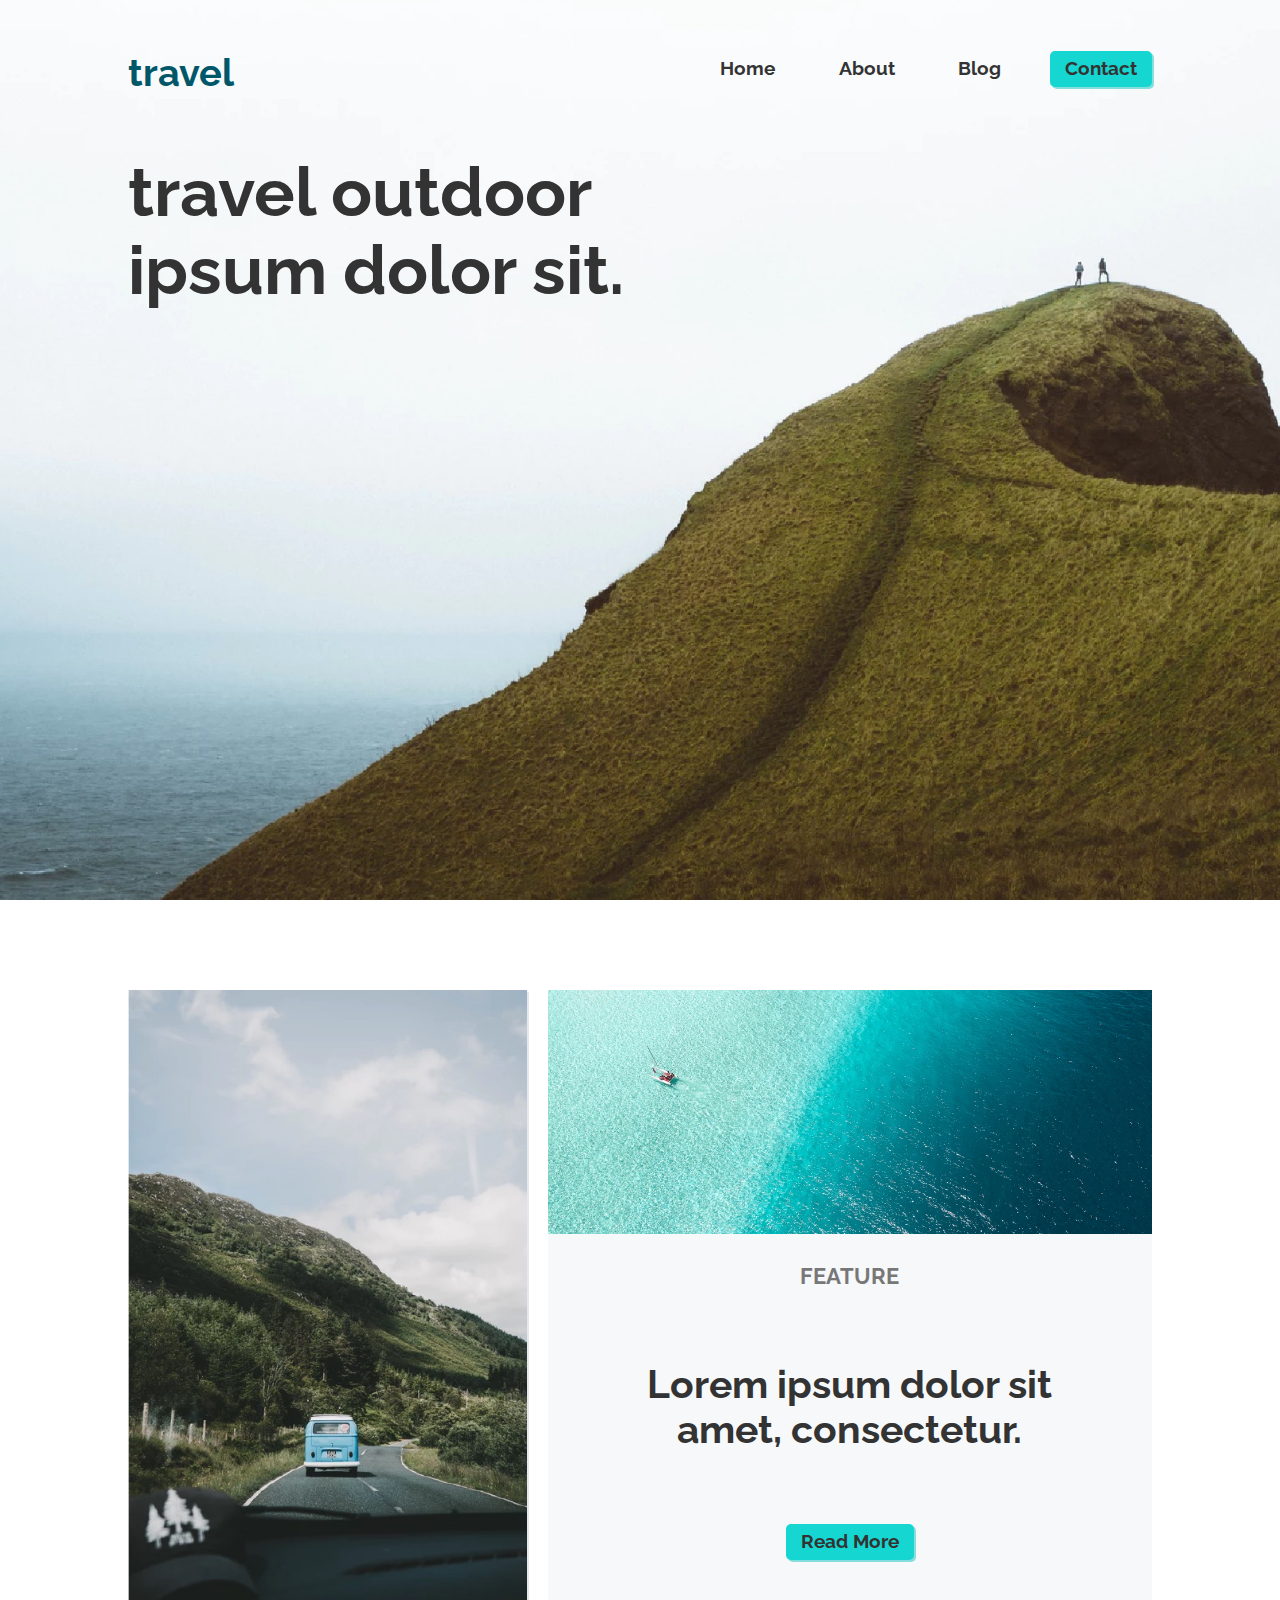
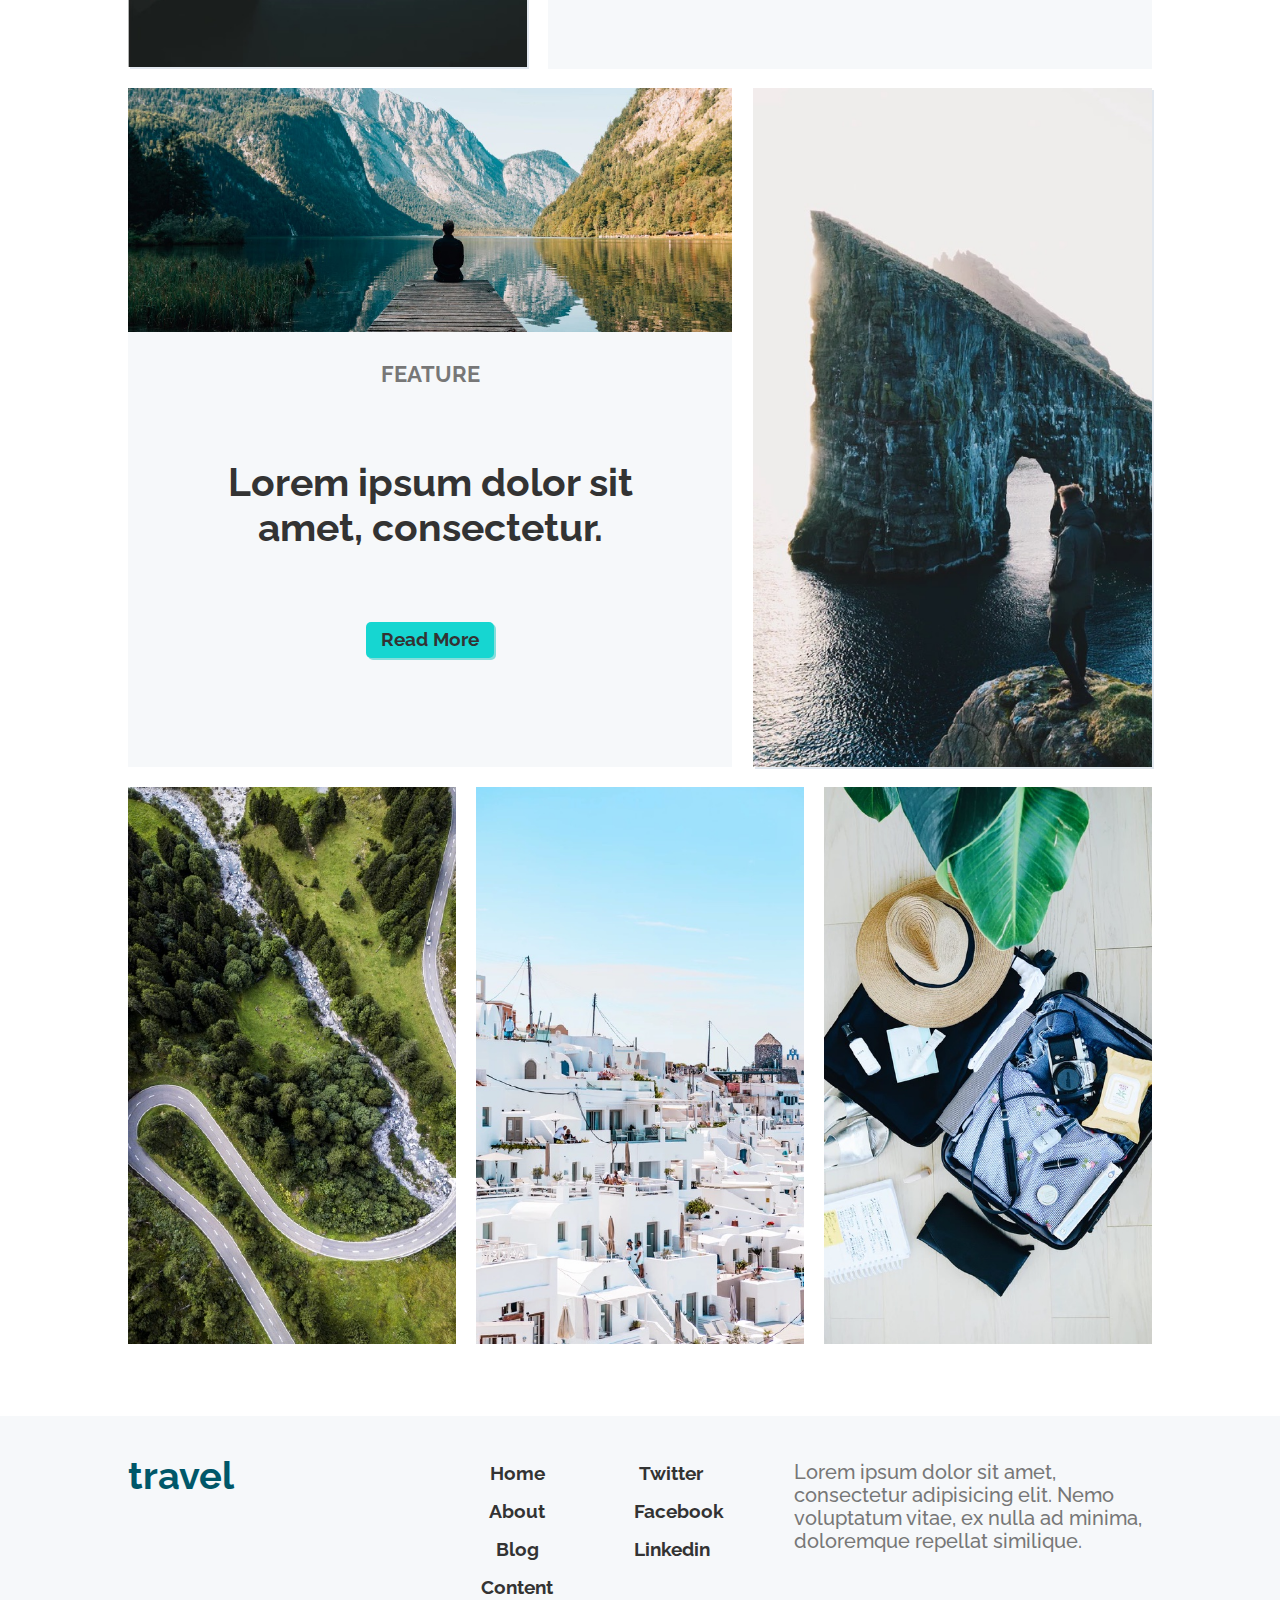
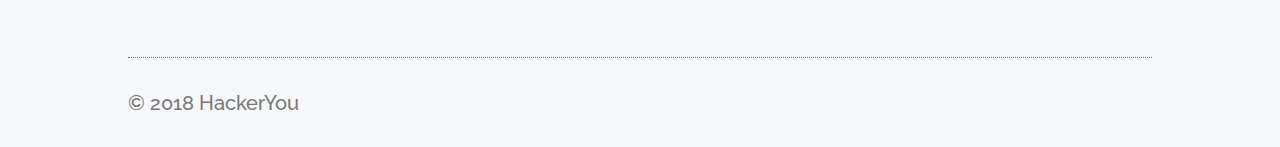
<file: index.html>
<!DOCTYPE html>
<html lang="en">
	
<head>
	<meta charset="UTF-8">
	<title>Project 1</title>
	<link rel="stylesheet" type="text/css" href="./style.css">
	<link href="https://fonts.googleapis.com/css?family=Raleway:500,700" rel="stylesheet">
</head>

<body> 
	<header>
		<div class="wrapper"> 
			<div class="nav-wrapper clearfix"> <!-- Section that wraps the Logo and Navigation -->
				<div class="logo fl-left">
					<h2>travel</h2>
				</div>
				<nav class="fl-right">
					<ul class="menu">
						<li><a href="#home">Home</a></li>
						<li><a href="#about">About</a></li>
						<li class="content-menu"><a href="#blog">Blog</a>
							<ul class="sub-menu">
								<li><a href="#main">Blog</a></li>
								<li><a href="#gallery2">Blog</a></li>
								<li><a href="#gallery3">Blog</a></li>
								<li><a href="#footer">Blog</a></li>
							</ul>
						</li>
						<li class="highlight"><a href="#contact">Contact</a></li>
					</ul>				
				</nav>
			</div>
			<h1 class="cb">travel outdoor ipsum dolor sit.</h1>
		</div>
	</header>

	<main id="main">
		<section class="wrapper gallery clearfix"><!-- First section of the gallery -->
			<img class="small-pic fl-left" src="./assets/image-1.jpeg" alt="Blue car driving through the hillside.">
			<div class="large-pic fl-left">
				<img src="./assets/image-2.jpeg" alt="Birds eye view of a boat in the ocean.">
				<h3>Feature</h3>
				<h2>Lorem ipsum dolor sit amet, consectetur.</h2>
				<a href="#readmore">Read More</a>
			</div>					
			<div id="gallery2" class="large-pic fl-left"> <!-- Second section of the gallery -->
				<img src="./assets/image-3.jpeg" alt="Man sitting on a dock with mountains behind.">
				<h3>Feature</h3>
				<h2>Lorem ipsum dolor sit amet, consectetur.</h2>
				<a href="#readmore">Read More</a>
			</div>	
			<img class="small-pic fl-left" src="./assets/image-4.jpeg" alt="Natural rock arches in the ocean.">		
		</section>
		
		<section id="gallery3" class="wrapper gallery clearfix cb"> <!-- Third section of the gallery -->
			<figure class="half fl-left">
				<img src="./assets/level-3-image-5.jpeg" alt="Houses on the cliffside of Sanitorini.">
				<figcaption><h2>Adipiscing elit, sed diam nonummy nibh euismod</h2><a href="#readmore">Read More</a></figcaption>
			</figure>
			<figure class="half fl-left">
				<img src="./assets/level-3-image-6.jpeg" alt="Houses on the cliffside of Sanitorini.">	
				<figcaption><h2>Adipiscing elit, sed diam nonummy nibh euismod</h2><a href="#readmore">Read More</a></figcaption>
			</figure>
			<figure class="half fl-left">
				<img src="./assets/level-3-image-7.jpeg" alt="A packed suitcase for a sunny destination.">	
				<figcaption><h2>Adipiscing elit, sed diam nonummy nibh euismod</h2><a href="#readmore">Read More</a></figcaption>
			</figure>
		</section>
	</main> <!-- End of Gallery Section of Site -->

	<footer id="footer" class="cb"> <!-- Start of Footer -->
			<div class=" wrapper footer-top clearfix">	<!-- top section of the footer -->
				<section class="logo footer-title fl-left">
					<h2>travel</h2>
				</section>
				
				<section class="footer-nav fl-left">
					<ul>
						<li><a href="#home">Home</a></li>
						<li><a href="#home">About</a></li>
						<li><a href="#home">Blog</a></li>
						<li><a href="#home">Content</a></li>
					</ul>
				</section>
				
				<section class="footer-social fl-left">
					<ul>
						<li><a href="#twitter">Twitter</a></li>
						<li><a href="#facebook">Facebook</a></li>
						<li><a href="#linkedin">Linkedin</a></li>
					</ul>
				</section>
				
				<section class="footer-lorem fl-left">
					<p>Lorem ipsum dolor sit amet, consectetur adipisicing elit. Nemo voluptatum vitae, ex nulla ad minima, doloremque repellat similique.</p>
				</section>
			</div> <!-- end of top section in the footer -->
			
			<div class="wrapper copyright cb"> <!-- bottom section of the footer -->
				<p>&copy 2018 HackerYou</p>
			</div>
	</footer> <!-- End of Footer -->
</body>
</html>
</file>
<file: style.css>
/*
STYLE GUIDE
LOGO h2 / 38px / Raleway / 700 / dark blue
HEADINGS h1 / 68px / Raleway / 700 / dark grey
HEADINGS h2 / 39px / Raleway / 700 / dark grey
HEADINGS h3 / 22px / Raleway / text transform / medium grey
PARAGRAPHS footer p / 20px / Raleway / 500 / medium grey
PARAGRAPHS copyright p / 20px / Raleway / 500 / medium grey
LINKS a / 19px / Raleway / 700 / dark grey
BUTTONS a / 19px / Raleway / 700 / dark grey
COLOURS
Dark Blue #005769
Light Blue #16D6D1
Dark Grey #333333
Medium Grey #777777
Light Grey #F6F8FA
*/


/*********Section 0: Utilities and General *******/

html{font-size: 62.5%;	font-family: 'Raleway', sans-serif;line-height:1.15;-ms-text-size-adjust:100%;-webkit-text-size-adjust:100%}body{margin:0}article,aside,footer,header,nav,section{display:block}h1{font-size:2rem;margin:.67rem 0}figcaption,figure,main{display:block}figure{margin:1rem 40px}hr{box-sizing:content-box;height:0;overflow:visible}pre{font-family:monospace,monospace;font-size:1rem}a{background-color:transparent;-webkit-text-decoration-skip:objects}abbr[title]{border-bottom:none;text-decoration:underline;text-decoration:underline dotted}b,strong{font-weight:inherit}b,strong{font-weight:bolder}code,kbd,samp{font-family:monospace,monospace;font-size:1rem}dfn{font-style:italic}mark{background-color:#ff0;color:#000}small{font-size:80%}sub,sup{font-size:75%;line-height:0;position:relative;vertical-align:baseline}sub{bottom:-.25rem}sup{top:-.5rem}audio,video{display:inline-block}audio:not([controls]){display:none;height:0}img{border-style:none}svg:not(:root){overflow:hidden}button,input,optgroup,select,textarea{font-family:sans-serif;font-size:100%;line-height:1.15;margin:0}button,input{overflow:visible}button,select{text-transform:none}button,html [type=button],[type=reset],[type=submit]{-webkit-appearance:button}button::-moz-focus-inner,[type=button]::-moz-focus-inner,[type=reset]::-moz-focus-inner,[type=submit]::-moz-focus-inner{border-style:none;padding:0}button:-moz-focusring,[type=button]:-moz-focusring,[type=reset]:-moz-focusring,[type=submit]:-moz-focusring{outline:1px dotted ButtonText}fieldset{padding:.35rem .75rem .625rem}legend{box-sizing:border-box;color:inherit;display:table;max-width:100%;padding:0;white-space:normal}progress{display:inline-block;vertical-align:baseline}textarea{overflow:auto}[type=checkbox],[type=radio]{box-sizing:border-box;padding:0}[type=number]::-webkit-inner-spin-button,[type=number]::-webkit-outer-spin-button{height:auto}[type=search]{-webkit-appearance:textfield;outline-offset:-2px}[type=search]::-webkit-search-cancel-button,[type=search]::-webkit-search-decoration{-webkit-appearance:none}::-webkit-file-upload-button{-webkit-appearance:button;font:inherit}details,menu{display:block}summary{display:list-itrem}canvas{display:inline-block}tremplate{display:none}[hidden]{display:none}

.clearfix:after {visibility: hidden; display: block; font-size: 0; content: " "; clear: both; height: 0; }

* { -moz-box-sizing: border-box; -webkit-box-sizing: border-box; box-sizing: border-box; }

h1, h2, h3, a  {
	font-weight: 700;
	color: #333;
}

h1 {
	font-size: 6.8rem;
	width: 60%;
}

h2 {
	font-size: 3.9rem;
}

h3 {
	font-size: 2.2rem;
}

h3, p {
	color: #777777;
}

p {
	font-size: 2rem;
	font-weight: 500;
}

a {
	font-size: 1.9rem;
	text-decoration: none;
}

img {
	display: block;
	width: 100%;
}

ul {
  margin: 0;
  padding: 0;
}

.cb {
	clear:both;
}

.fl-left {
	float: left;
}

.fl-right {
	float: right;
}

.wrapper {
	width: 80%;
	margin: 0 auto;
}

.highlight, 
.menu a:hover, 
.content-menu:hover > a, 
.sub-menu, 
.gallery a {
	box-shadow: 2px 2px rgba(20, 195, 190,0.5);
	background: #16D6D1;
}

.gallery a, 
.menu a:hover, 
.highlight {
	border-radius: 5px;
}


/*******Section 1: Header*******/

header {
	background: url('./assets/image-main.jpeg');
	height: 100vh;
	background-size: cover;
	background-position: center;
	margin-bottom: 7%;
}

.logo h2 {
	margin: 0;
	font-size: 3.8rem;
	color: #005769;
}

.nav-wrapper {
	padding-top: 5%;
}

.logo {
	margin-bottom: 5%;
}

nav {
	width: 60%;
	position: relative;
	text-align: right;
}

nav a {
	display: inline-block;
	padding: 7px 15px;
}

nav ul li {
	display: inline-block;
	margin-right: 5%;
	position: relative;
}

.highlight {
	margin-right: 0;
}

.content-menu:hover > a {  /*Keeps Blog highlighted when hovering over it's children*/
	border-radius: 5px 5px 0px 0px;
}

.content-menu:hover .sub-menu {
  display: block;
  max-width: 100%;
}

.sub-menu {
	position: absolute;
  display: none;
  border-radius: 0px 0px 5px 5px;
}	

.sub-menu li {
   float: none;
}

/*******Section 2: Gallery*******/

.gallery {
	text-align: center;
}

.small-pic {
	width: 39%;
	margin-bottom: 2%;
	box-shadow: 2px 2px rgba(197, 210, 223,0.5);
}

.small-pic:nth-child(odd),
.large-pic:nth-child(odd) {
	margin-right: 2%;
}

.large-pic {
	width: 59%;
	background: #F6F8FA;
}

.gallery h3 {
	margin-top: 0;
	padding-top: 5%;
	text-transform: uppercase;
}

.gallery h2 {
	margin: 12% 10%;
}

.gallery a {
	display: inline-block;
	padding: 7px 15px;
	margin-bottom: 18%;
}

figure:not(last-child) {
	margin-right: 2%;
}

figure:last-child {
	margin: 0;
}

.half {
	margin-top:0;
	margin-left: 0;
	width: 32%;
	margin-bottom: 7%;
	position: relative;
}

.half figcaption {
	display: none;
	position: absolute;
	background: linear-gradient(rgba(250,250,250,0.7), rgba(250,250,250,0.7));
	top:0;
	left:0;
	bottom: 0;
	right: 0;
	padding: 20% 5%;
}

.half:hover figcaption {
	display: block;
}


/*******Section 3: Footer*******/

footer {
	background: #F6F8FA;
	width: 100%;
	height: calc(40vh - 10%);	
	padding-top: 3%;
}

footer ul {
	padding-left: 0;
}

footer ul li {
	list-style: none;
	text-align: center;
}

footer a {
	padding-bottom: 2%;
	padding: 0 5%;
	line-height: 2;
}

footer p {
	margin-top: 2%;
}

.footer-title {
	width: 33%;
}

.footer-nav {
	width: 10%;
	margin-right: 6%;
}

.footer-social {
	width: 8%;
	margin-right: 8%;
}

.footer-lorem {
	width: 35%;
}

.footer-top {
	padding-bottom: 4%;
	border-bottom: 1px dotted #777;
}

.copyright {
	padding: 1% 0;
}
</file>
